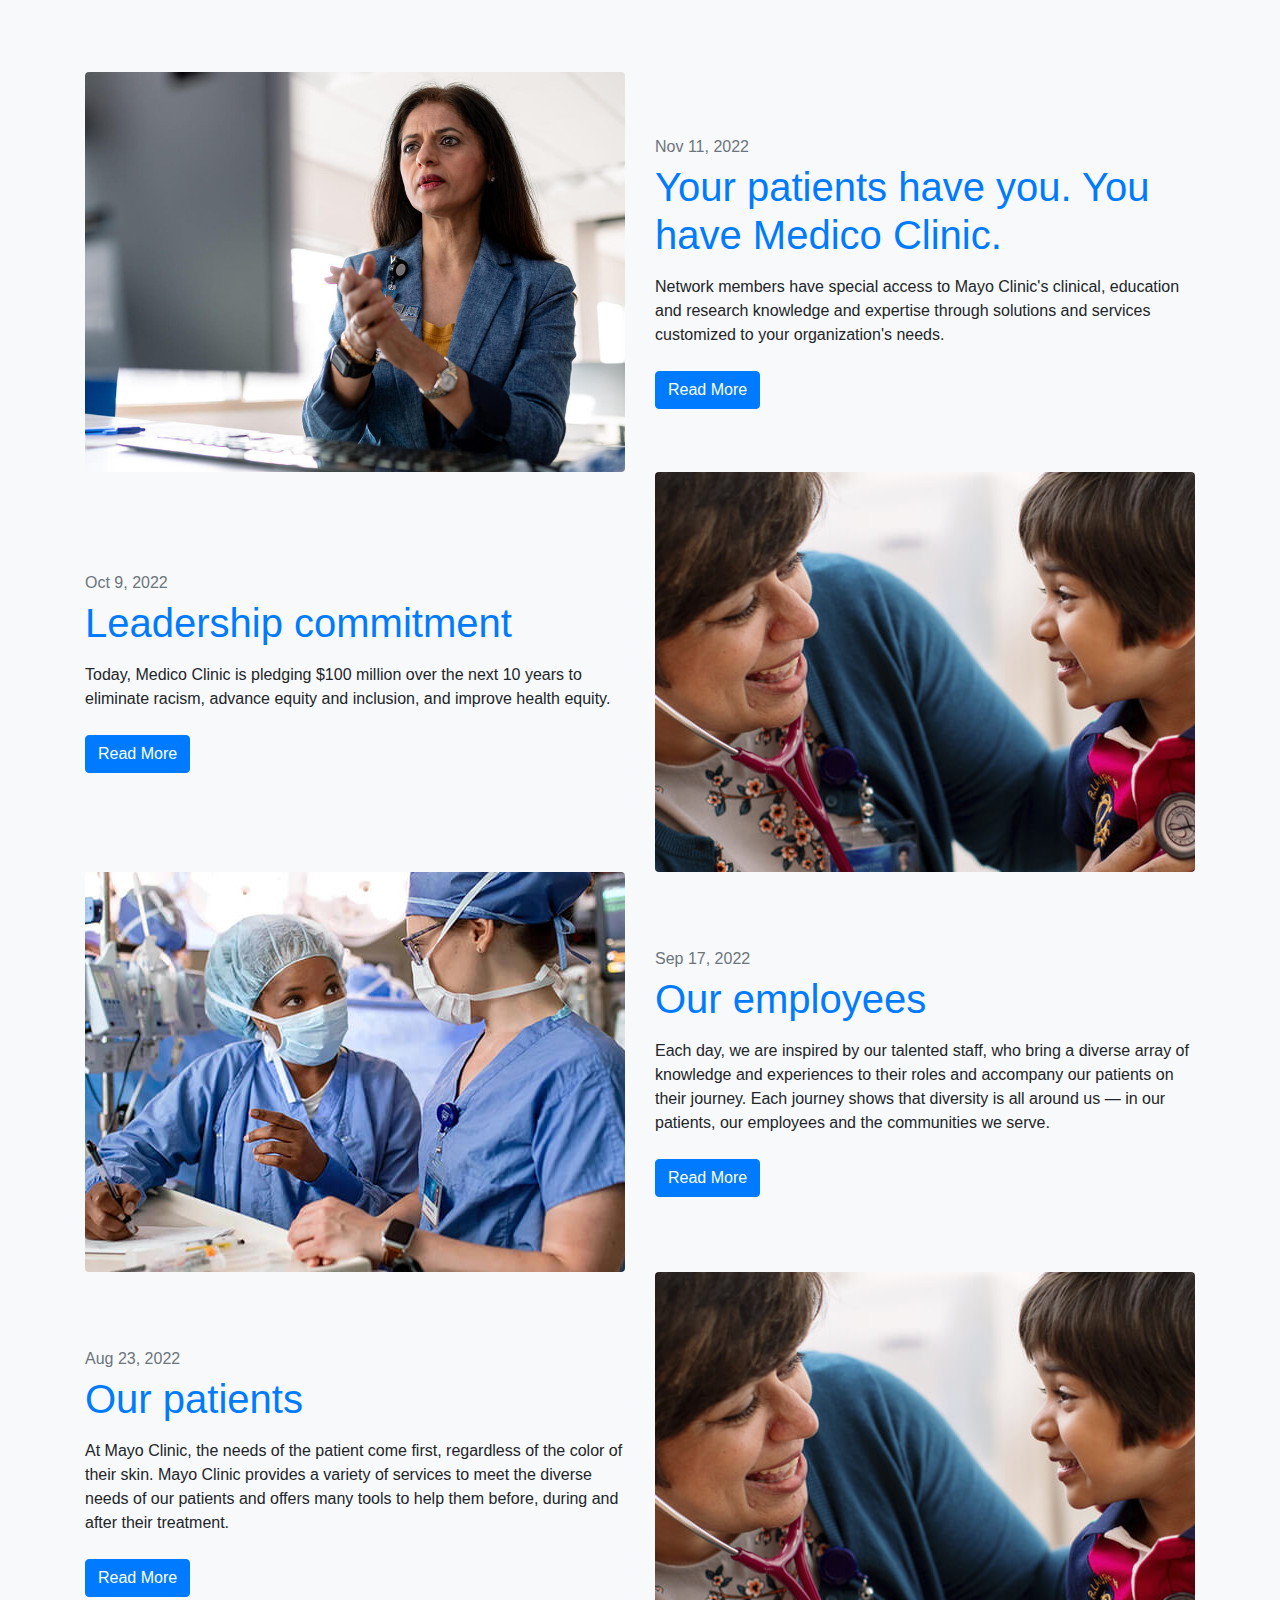
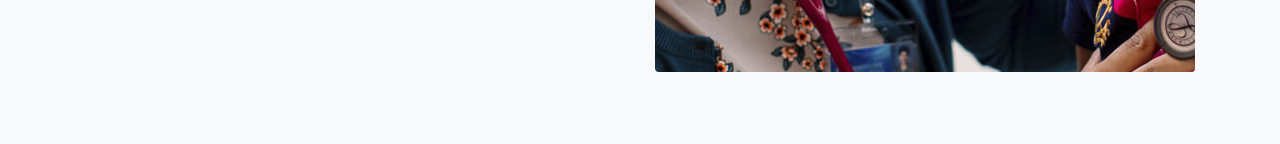
<file: About.html>
<!DOCTYPE html>
<html lang="en">
<link href="//maxcdn.bootstrapcdn.com/bootstrap/4.1.1/css/bootstrap.min.css" rel="stylesheet" id="bootstrap-css">
<script src="//maxcdn.bootstrapcdn.com/bootstrap/4.1.1/js/bootstrap.min.js"></script>
<script src="//cdnjs.cloudflare.com/ajax/libs/jquery/3.2.1/jquery.min.js"></script>
<link href="//maxcdn.bootstrapcdn.com/bootstrap/4.1.1/css/bootstrap.min.css" rel="stylesheet" id="bootstrap-css">
<script src="//maxcdn.bootstrapcdn.com/bootstrap/4.1.1/js/bootstrap.min.js"></script>
<script src="//cdnjs.cloudflare.com/ajax/libs/jquery/3.2.1/jquery.min.js"></script>
<link rel="stylesheet" href="//cdnjs.cloudflare.com/ajax/libs/animate.css/3.7.0/animate.min.css">
<link rel="stylesheet" href="//cdnjs.cloudflare.com/ajax/libs/OwlCarousel2/2.3.4/assets/owl.carousel.min.css">
<link rel="stylesheet" href="//cdnjs.cloudflare.com/ajax/libs/OwlCarousel2/2.3.4/assets/owl.theme.default.css">
<script src="//cdnjs.cloudflare.com/ajax/libs/OwlCarousel2/2.3.4/owl.carousel.js"></script>

<!------ Include the above in your HEAD tag ---------->

<head>
    <meta charset="UTF-8">
    <meta http-equiv="X-UA-Compatible" content="IE=edge">
    <meta name="viewport" content="width=device-width, initial-scale=1.0">
    <title>Document</title>
    <link rel="stylesheet" href="StyleAb.css">
</head>

<body>



    <!-- Blog 1 - HCF Bootstrap 5 Component -->
    <section class="bg-light py-5 py-xl-6">
        <div class="container overflow-hidden">
            <div class="row gy-5">
                <div class="col-12">
                    <div class="row align-items-center gy-3 gy-md-0 gx-xl-5">
                        <div class="col-xs-12 col-md-6">
                            <div class="img-wrapper position-relative hcf-transform">
                                <a href="#!">
                                    <img class="img-fluid rounded w-100 hcf-of-cover hcf-op-center hcf-ih-250 hcf-ih-md-400"
                                        loading="lazy" src="collaborate_ICON.jpg" alt="">
                                </a>
                            </div>
                        </div>
                        <div class="col-xs-12 col-md-6">
                            <div>
                                <p class="text-secondary mb-1">Nov 11, 2022</p>
                                <h2 class="h1 mb-3"><a class="link-dark text-decoration-none" href="#!">Your patients
                                        have you. You have Medico Clinic.</a></h2>
                                <p class="mb-4">Network members have special access to Mayo Clinic's clinical, education
                                    and research knowledge and expertise through
                                    solutions and services customized to your organization's needs.</p>
                                <a class="btn btn-primary" href="#!" target="_self">Read More</a>
                            </div>
                        </div>
                    </div>
                </div>

                <div class="col-12">
                    <div class="row align-items-center flex-row-reverse gy-3 gy-md-0 gx-xl-5">
                        <div class="col-xs-12 col-md-6">
                            <div class="img-wrapper position-relative hcf-transform">
                                <a href="#!">
                                    <img class="img-fluid rounded w-100 hcf-of-cover hcf-op-center hcf-ih-250 hcf-ih-md-400"
                                        loading="lazy" src="our-patients-icon.jpg" alt="">
                                </a>
                            </div>
                        </div>
                        <div class="col-xs-12 col-md-6">
                            <div>
                                <p class="text-secondary mb-1">Oct 9, 2022</p>
                                <h2 class="h1 mb-3"><a class="link-dark text-decoration-none" href="#!">Leadership
                                        commitment</a></h2>
                                <p class="mb-4">Today, Medico Clinic is pledging $100 million over the next 10 years to
                                    eliminate racism, advance equity and inclusion,
                                    and improve health equity.</p>
                                <a class="btn btn-primary" href="#!" target="_self">Read More</a>
                            </div>
                        </div>
                    </div>
                </div>

                <div class="col-12">
                    <div class="row align-items-center gy-3 gy-md-0 gx-xl-5">
                        <div class="col-xs-12 col-md-6">
                            <div class="img-wrapper position-relative hcf-transform">
                                <a href="#!">
                                    <img class="img-fluid rounded w-100 hcf-of-cover hcf-op-center hcf-ih-250 hcf-ih-md-400"
                                        loading="lazy" src="our-students-icon.jpg" alt="">
                                </a>
                            </div>
                        </div>
                        <div class="col-xs-12 col-md-6">
                            <div>
                                <p class="text-secondary mb-1">Sep 17, 2022</p>
                                <h2 class="h1 mb-3"><a class="link-dark text-decoration-none" href="#!">Our
                                        employees</a></h2>
                                <p class="mb-4">Each day, we are inspired by our talented staff, who bring a diverse
                                    array of knowledge and experiences to their roles
                                    and accompany our patients on their journey. Each journey shows that diversity is
                                    all around us — in our patients, our
                                    employees and the communities we serve.</p>
                                <a class="btn btn-primary" href="#!" target="_self">Read More</a>
                            </div>
                        </div>
                    </div>
                </div>

                <div class="col-12">
                    <div class="row align-items-center flex-row-reverse gy-3 gy-md-0 gx-xl-5">
                        <div class="col-xs-12 col-md-6">
                            <div class="img-wrapper position-relative hcf-transform">
                                <a href="#!">
                                    <img class="img-fluid rounded w-100 hcf-of-cover hcf-op-center hcf-ih-250 hcf-ih-md-400"
                                        loading="lazy" src="our-patients-icon.jpg" alt="">
                                </a>
                            </div>
                        </div>
                        <div class="col-xs-12 col-md-6">
                            <div>
                                <p class="text-secondary mb-1">Aug 23, 2022</p>
                                <h2 class="h1 mb-3"><a class="link-dark text-decoration-none" href="#!">Our patients</a>
                                </h2>
                                <p class="mb-4">At Mayo Clinic, the needs of the patient come first, regardless of the
                                    color of their skin. Mayo Clinic provides a
                                    variety of services to meet the diverse needs of our patients and offers many tools
                                    to help them before, during and
                                    after their treatment.</p>
                                <a class="btn btn-primary" href="#!" target="_self">Read More</a>
                            </div>
                        </div>
                    </div>
                </div>
            </div>
        </div>
    </section>
</body>

</html>
</file>
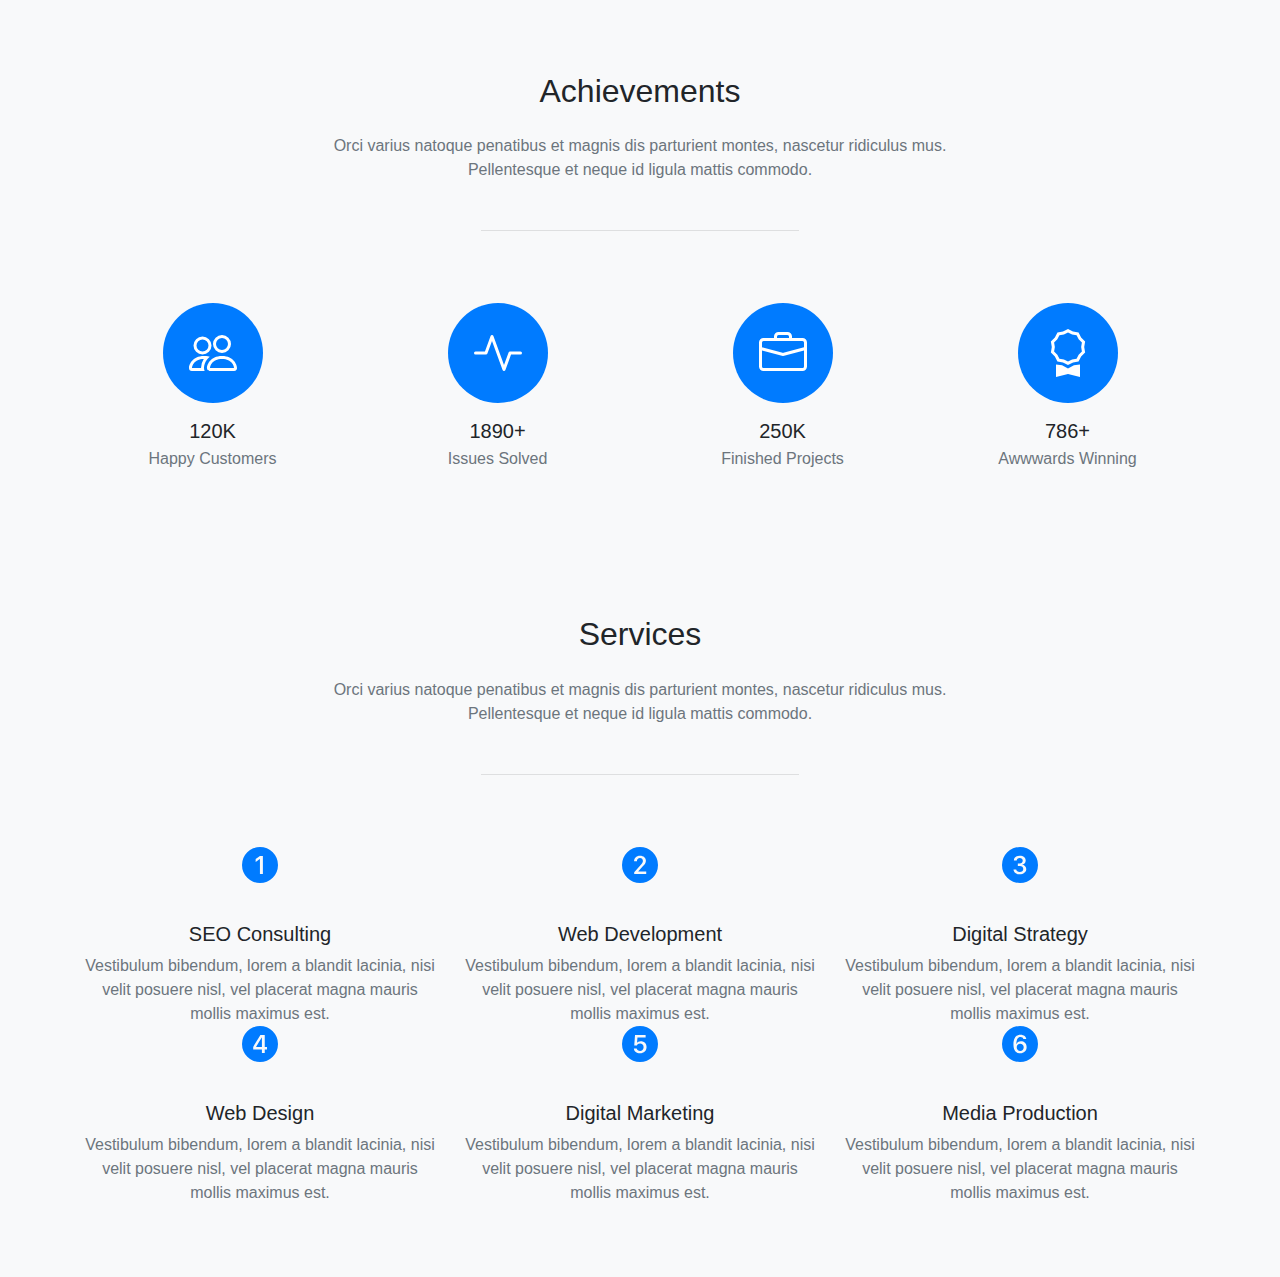
<file: Service.html>
<!DOCTYPE html>
<html lang="en">
<link href="//maxcdn.bootstrapcdn.com/bootstrap/4.1.1/css/bootstrap.min.css" rel="stylesheet" id="bootstrap-css">
<script src="//maxcdn.bootstrapcdn.com/bootstrap/4.1.1/js/bootstrap.min.js"></script>
<script src="//cdnjs.cloudflare.com/ajax/libs/jquery/3.2.1/jquery.min.js"></script>
<!------ Include the above in your HEAD tag ---------->

<head>
    <meta charset="UTF-8">
    <meta http-equiv="X-UA-Compatible" content="IE=edge">
    <meta name="viewport" content="width=device-width, initial-scale=1.0">
    <title>Document</title>
    <link rel="stylesheet" href="styleS.css">
</head>

<body>
    <!-- Achievement 1 - HCF Bootstrap 5 Component -->
    <section class="bg-light py-5 py-xl-6">
        <div class="container mb-5 mb-md-6">
            <div class="row justify-content-md-center">
                <div class="col-12 col-md-10 col-lg-8 col-xl-7 col-xxl-6 text-center">
                    <h2 class="mb-4 display-5">Achievements</h2>
                    <p class="text-secondary mb-4 mb-md-5">Orci varius natoque penatibus et magnis dis parturient
                        montes,
                        nascetur ridiculus mus. Pellentesque et neque id ligula mattis commodo.</p>
                    <hr class="w-50 mx-auto mb-0 text-secondary">
                </div>
            </div>
        </div>

        <div class="container overflow-hidden">
            <div class="row gy-5 gy-md-6 gy-lg-0">
                <div class="col-6 col-lg-3">
                    <div class="text-center">
                        <div
                            class="d-flex align-items-center justify-content-center bg-primary rounded-circle w-100px h-100px mb-3 mx-auto">
                            <svg xmlns="http://www.w3.org/2000/svg" width="48" height="48" fill="currentColor"
                                class="bi bi-people text-white" viewBox="0 0 16 16">
                                <path
                                    d="M15 14s1 0 1-1-1-4-5-4-5 3-5 4 1 1 1 1h8zm-7.978-1A.261.261 0 0 1 7 12.996c.001-.264.167-1.03.76-1.72C8.312 10.629 9.282 10 11 10c1.717 0 2.687.63 3.24 1.276.593.69.758 1.457.76 1.72l-.008.002a.274.274 0 0 1-.014.002H7.022zM11 7a2 2 0 1 0 0-4 2 2 0 0 0 0 4zm3-2a3 3 0 1 1-6 0 3 3 0 0 1 6 0zM6.936 9.28a5.88 5.88 0 0 0-1.23-.247A7.35 7.35 0 0 0 5 9c-4 0-5 3-5 4 0 .667.333 1 1 1h4.216A2.238 2.238 0 0 1 5 13c0-1.01.377-2.042 1.09-2.904.243-.294.526-.569.846-.816zM4.92 10A5.493 5.493 0 0 0 4 13H1c0-.26.164-1.03.76-1.724.545-.636 1.492-1.256 3.16-1.275zM1.5 5.5a3 3 0 1 1 6 0 3 3 0 0 1-6 0zm3-2a2 2 0 1 0 0 4 2 2 0 0 0 0-4z" />
                            </svg>
                        </div>
                        <h5 class="display-6 fw-bold m-1">120K</h5>
                        <p class="text-secondary m-0">Happy Customers</p>
                    </div>
                </div>
                <div class="col-6 col-lg-3">
                    <div class="text-center">
                        <div
                            class="d-flex align-items-center justify-content-center bg-primary rounded-circle w-100px h-100px mb-3 mx-auto">
                            <svg xmlns="http://www.w3.org/2000/svg" width="48" height="48" fill="currentColor"
                                class="bi bi-activity text-white" viewBox="0 0 16 16">
                                <path fill-rule="evenodd"
                                    d="M6 2a.5.5 0 0 1 .47.33L10 12.036l1.53-4.208A.5.5 0 0 1 12 7.5h3.5a.5.5 0 0 1 0 1h-3.15l-1.88 5.17a.5.5 0 0 1-.94 0L6 3.964 4.47 8.171A.5.5 0 0 1 4 8.5H.5a.5.5 0 0 1 0-1h3.15l1.88-5.17A.5.5 0 0 1 6 2Z" />
                            </svg>
                        </div>
                        <h5 class="display-6 fw-bold m-1">1890+</h5>
                        <p class="text-secondary m-0">Issues Solved</p>
                    </div>
                </div>
                <div class="col-6 col-lg-3">
                    <div class="text-center">
                        <div
                            class="d-flex align-items-center justify-content-center bg-primary rounded-circle w-100px h-100px mb-3 mx-auto">
                            <svg xmlns="http://www.w3.org/2000/svg" width="48" height="48" fill="currentColor"
                                class="bi bi-briefcase text-white" viewBox="0 0 16 16">
                                <path
                                    d="M6.5 1A1.5 1.5 0 0 0 5 2.5V3H1.5A1.5 1.5 0 0 0 0 4.5v8A1.5 1.5 0 0 0 1.5 14h13a1.5 1.5 0 0 0 1.5-1.5v-8A1.5 1.5 0 0 0 14.5 3H11v-.5A1.5 1.5 0 0 0 9.5 1h-3zm0 1h3a.5.5 0 0 1 .5.5V3H6v-.5a.5.5 0 0 1 .5-.5zm1.886 6.914L15 7.151V12.5a.5.5 0 0 1-.5.5h-13a.5.5 0 0 1-.5-.5V7.15l6.614 1.764a1.5 1.5 0 0 0 .772 0zM1.5 4h13a.5.5 0 0 1 .5.5v1.616L8.129 7.948a.5.5 0 0 1-.258 0L1 6.116V4.5a.5.5 0 0 1 .5-.5z" />
                            </svg>
                        </div>
                        <h5 class="display-6 fw-bold m-1">250K</h5>
                        <p class="text-secondary m-0">Finished Projects</p>
                    </div>
                </div>
                <div class="col-6 col-lg-3">
                    <div class="text-center">
                        <div
                            class="d-flex align-items-center justify-content-center bg-primary rounded-circle w-100px h-100px mb-3 mx-auto">
                            <svg xmlns="http://www.w3.org/2000/svg" width="48" height="48" fill="currentColor"
                                class="bi bi-award text-white" viewBox="0 0 16 16">
                                <path
                                    d="M9.669.864 8 0 6.331.864l-1.858.282-.842 1.68-1.337 1.32L2.6 6l-.306 1.854 1.337 1.32.842 1.68 1.858.282L8 12l1.669-.864 1.858-.282.842-1.68 1.337-1.32L13.4 6l.306-1.854-1.337-1.32-.842-1.68L9.669.864zm1.196 1.193.684 1.365 1.086 1.072L12.387 6l.248 1.506-1.086 1.072-.684 1.365-1.51.229L8 10.874l-1.355-.702-1.51-.229-.684-1.365-1.086-1.072L3.614 6l-.25-1.506 1.087-1.072.684-1.365 1.51-.229L8 1.126l1.356.702 1.509.229z" />
                                <path d="M4 11.794V16l4-1 4 1v-4.206l-2.018.306L8 13.126 6.018 12.1 4 11.794z" />
                            </svg>
                        </div>
                        <h5 class="display-6 fw-bold m-1">786+</h5>
                        <p class="text-secondary m-0">Awwwards Winning</p>
                    </div>
                </div>
            </div>
        </div>
    </section>
    <!-- Service 1 - HCF Bootstrap 5 Component -->
    <section class="bg-light py-5 py-xl-6">
        <div class="container mb-5 mb-md-6">
            <div class="row justify-content-md-center">
                <div class="col-12 col-md-10 col-lg-8 col-xl-7 col-xxl-6 text-center">
                    <h2 class="mb-4 display-5">Services</h2>
                    <p class="text-secondary mb-4 mb-md-5">Orci varius natoque penatibus et magnis dis parturient
                        montes,
                        nascetur ridiculus mus. Pellentesque et neque id ligula mattis commodo.</p>
                    <hr class="w-50 mx-auto mb-0 text-secondary">
                </div>
            </div>
        </div>

        <div class="container overflow-hidden">
            <div class="row gy-5 gy-md-6 gx-xl-6">
                <div class="col-12 col-sm-6 col-lg-4">
                    <div class="text-center">
                        <svg xmlns="http://www.w3.org/2000/svg" width="36" height="36" fill="currentColor"
                            class="bi bi-1-circle-fill text-primary mb-4" viewBox="0 0 16 16">
                            <path fill-rule="evenodd"
                                d="M16 8A8 8 0 1 1 0 8a8 8 0 0 1 16 0ZM9.283 4.002V12H7.971V5.338h-.065L6.072 6.656V5.385l1.899-1.383h1.312Z" />
                        </svg>
                        <h5 class="m-2">SEO Consulting</h5>
                        <p class="m-0 text-secondary">Vestibulum bibendum, lorem a blandit lacinia, nisi velit posuere
                            nisl,
                            vel placerat magna mauris mollis maximus est.</p>
                    </div>
                </div>
                <div class="col-12 col-sm-6 col-lg-4">
                    <div class="text-center">
                        <svg xmlns="http://www.w3.org/2000/svg" width="36" height="36" fill="currentColor"
                            class="bi bi-2-circle-fill text-primary mb-4" viewBox="0 0 16 16">
                            <path
                                d="M16 8A8 8 0 1 1 0 8a8 8 0 0 1 16 0ZM6.646 6.24c0-.691.493-1.306 1.336-1.306.756 0 1.313.492 1.313 1.236 0 .697-.469 1.23-.902 1.705l-2.971 3.293V12h5.344v-1.107H7.268v-.077l1.974-2.22.096-.107c.688-.763 1.287-1.428 1.287-2.43 0-1.266-1.031-2.215-2.613-2.215-1.758 0-2.637 1.19-2.637 2.402v.065h1.271v-.07Z" />
                        </svg>
                        <h5 class="m-2">Web Development</h5>
                        <p class="m-0 text-secondary">Vestibulum bibendum, lorem a blandit lacinia, nisi velit posuere
                            nisl,
                            vel placerat magna mauris mollis maximus est.</p>
                    </div>
                </div>
                <div class="col-12 col-sm-6 col-lg-4">
                    <div class="text-center">
                        <svg xmlns="http://www.w3.org/2000/svg" width="36" height="36" fill="currentColor"
                            class="bi bi-3-circle-fill text-primary mb-4" viewBox="0 0 16 16">
                            <path
                                d="M16 8A8 8 0 1 1 0 8a8 8 0 0 1 16 0Zm-8.082.414c.92 0 1.535.54 1.541 1.318.012.791-.615 1.36-1.588 1.354-.861-.006-1.482-.469-1.54-1.066H5.104c.047 1.177 1.05 2.144 2.754 2.144 1.653 0 2.954-.937 2.93-2.396-.023-1.278-1.031-1.846-1.734-1.916v-.07c.597-.1 1.505-.739 1.482-1.876-.03-1.177-1.043-2.074-2.637-2.062-1.675.006-2.59.984-2.625 2.12h1.248c.036-.556.557-1.054 1.348-1.054.785 0 1.348.486 1.348 1.195.006.715-.563 1.237-1.342 1.237h-.838v1.072h.879Z" />
                        </svg>
                        <h5 class="m-2">Digital Strategy</h5>
                        <p class="m-0 text-secondary">Vestibulum bibendum, lorem a blandit lacinia, nisi velit posuere
                            nisl,
                            vel placerat magna mauris mollis maximus est.</p>
                    </div>
                </div>
                <div class="col-12 col-sm-6 col-lg-4">
                    <div class="text-center">
                        <svg xmlns="http://www.w3.org/2000/svg" width="36" height="36" fill="currentColor"
                            class="bi bi-4-circle-fill text-primary mb-4" viewBox="0 0 16 16">
                            <path
                                d="M16 8A8 8 0 1 1 0 8a8 8 0 0 1 16 0ZM7.519 5.057c-.886 1.418-1.772 2.838-2.542 4.265v1.12H8.85V12h1.26v-1.559h1.007V9.334H10.11V4.002H8.176c-.218.352-.438.703-.657 1.055ZM6.225 9.281v.053H8.85V5.063h-.065c-.867 1.33-1.787 2.806-2.56 4.218Z" />
                        </svg>
                        <h5 class="m-2">Web Design</h5>
                        <p class="m-0 text-secondary">Vestibulum bibendum, lorem a blandit lacinia, nisi velit posuere
                            nisl,
                            vel placerat magna mauris mollis maximus est.</p>
                    </div>
                </div>
                <div class="col-12 col-sm-6 col-lg-4">
                    <div class="text-center">
                        <svg xmlns="http://www.w3.org/2000/svg" width="36" height="36" fill="currentColor"
                            class="bi bi-5-circle-fill text-primary mb-4" viewBox="0 0 16 16">
                            <path
                                d="M16 8A8 8 0 1 1 0 8a8 8 0 0 1 16 0Zm-8.006 4.158c1.74 0 2.924-1.119 2.924-2.806 0-1.641-1.178-2.584-2.56-2.584-.897 0-1.442.421-1.612.68h-.064l.193-2.344h3.621V4.002H5.791L5.445 8.63h1.149c.193-.358.668-.809 1.435-.809.85 0 1.582.604 1.582 1.57 0 1.085-.779 1.682-1.57 1.682-.697 0-1.389-.31-1.53-1.031H5.276c.065 1.213 1.149 2.115 2.72 2.115Z" />
                        </svg>
                        <h5 class="m-2">Digital Marketing</h5>
                        <p class="m-0 text-secondary">Vestibulum bibendum, lorem a blandit lacinia, nisi velit posuere
                            nisl,
                            vel placerat magna mauris mollis maximus est.</p>
                    </div>
                </div>
                <div class="col-12 col-sm-6 col-lg-4">
                    <div class="text-center">
                        <svg xmlns="http://www.w3.org/2000/svg" width="36" height="36" fill="currentColor"
                            class="bi bi-6-circle-fill text-primary mb-4" viewBox="0 0 16 16">
                            <path
                                d="M16 8A8 8 0 1 1 0 8a8 8 0 0 1 16 0ZM8.21 3.855c-1.868 0-3.116 1.395-3.116 4.407 0 1.183.228 2.039.597 2.642.569.926 1.477 1.254 2.409 1.254 1.629 0 2.847-1.013 2.847-2.783 0-1.676-1.254-2.555-2.508-2.555-1.125 0-1.752.61-1.98 1.155h-.082c-.012-1.946.727-3.036 1.805-3.036.802 0 1.213.457 1.312.815h1.29c-.06-.908-.962-1.899-2.573-1.899Zm-.099 4.008c-.92 0-1.564.65-1.564 1.576 0 1.032.703 1.635 1.558 1.635.868 0 1.553-.533 1.553-1.629 0-1.06-.744-1.582-1.547-1.582Z" />
                        </svg>
                        <h5 class="m-2">Media Production</h5>
                        <p class="m-0 text-secondary">Vestibulum bibendum, lorem a blandit lacinia, nisi velit posuere
                            nisl,
                            vel placerat magna mauris mollis maximus est.</p>
                    </div>
                </div>
            </div>
        </div>
    </section>
</body>

</html>
</file>
<file: StyleAb.css>
g-6,
.gx-6 {
    --bs-gutter-x: 4.5rem;
}

.g-6,
.gy-6 {
    --bs-gutter-y: 4.5rem;
}

@media (min-width: 576px) {

    .g-sm-6,
    .gx-sm-6 {
        --bs-gutter-x: 4.5rem;
    }

    .g-sm-6,
    .gy-sm-6 {
        --bs-gutter-y: 4.5rem;
    }
}

@media (min-width: 768px) {

    .g-md-6,
    .gx-md-6 {
        --bs-gutter-x: 4.5rem;
    }

    .g-md-6,
    .gy-md-6 {
        --bs-gutter-y: 4.5rem;
    }
}

@media (min-width: 992px) {

    .g-lg-6,
    .gx-lg-6 {
        --bs-gutter-x: 4.5rem;
    }

    .g-lg-6,
    .gy-lg-6 {
        --bs-gutter-y: 4.5rem;
    }
}

@media (min-width: 1200px) {

    .g-xl-6,
    .gx-xl-6 {
        --bs-gutter-x: 4.5rem;
    }

    .g-xl-6,
    .gy-xl-6 {
        --bs-gutter-y: 4.5rem;
    }
}

@media (min-width: 1400px) {

    .g-xxl-6,
    .gx-xxl-6 {
        --bs-gutter-x: 4.5rem;
    }

    .g-xxl-6,
    .gy-xxl-6 {
        --bs-gutter-y: 4.5rem;
    }
}

.mb-6 {
    margin-bottom: 4.5rem !important;
}

.py-6 {
    padding-top: 4.5rem !important;
    padding-bottom: 4.5rem !important;
}

.top-5px {
    top: 5px !important;
}

.top-10px {
    top: 10px !important;
}

.bottom-5px {
    bottom: 5px !important;
}

.bottom-10px {
    bottom: 10px !important;
}

.start-5px {
    left: 5px !important;
}

.start-10px {
    left: 10px !important;
}

.end-5px {
    right: 5px !important;
}

.end-10px {
    right: 10px !important;
}

.hcf-of-cover {
    object-fit: cover !important;
}

.hcf-op-center {
    object-position: center !important;
}

.hcf-ih-250 {
    height: 250px !important;
}

.hcf-ih-400 {
    height: 400px !important;
}

@media (min-width: 576px) {
    .mb-sm-6 {
        margin-bottom: 4.5rem !important;
    }

    .py-sm-6 {
        padding-top: 4.5rem !important;
        padding-bottom: 4.5rem !important;
    }

    .hcf-ih-sm-250 {
        height: 250px !important;
    }

    .hcf-ih-sm-400 {
        height: 400px !important;
    }
}

@media (min-width: 768px) {
    .mb-md-6 {
        margin-bottom: 4.5rem !important;
    }

    .py-md-6 {
        padding-top: 4.5rem !important;
        padding-bottom: 4.5rem !important;
    }

    .hcf-ih-md-250 {
        height: 250px !important;
    }

    .hcf-ih-md-400 {
        height: 400px !important;
    }
}

@media (min-width: 992px) {
    .mb-lg-6 {
        margin-bottom: 4.5rem !important;
    }

    .py-lg-6 {
        padding-top: 4.5rem !important;
        padding-bottom: 4.5rem !important;
    }

    .hcf-ih-lg-250 {
        height: 250px !important;
    }

    .hcf-ih-lg-400 {
        height: 400px !important;
    }
}

@media (min-width: 1200px) {
    .mb-xl-6 {
        margin-bottom: 4.5rem !important;
    }

    .py-xl-6 {
        padding-top: 4.5rem !important;
        padding-bottom: 4.5rem !important;
    }

    .hcf-ih-xl-250 {
        height: 250px !important;
    }

    .hcf-ih-xl-400 {
        height: 400px !important;
    }
}

@media (min-width: 1400px) {
    .mb-xxl-6 {
        margin-bottom: 4.5rem !important;
    }

    .py-xxl-6 {
        padding-top: 4.5rem !important;
        padding-bottom: 4.5rem !important;
    }

    .hcf-ih-xxl-250 {
        height: 250px !important;
    }

    .hcf-ih-xxl-400 {
        height: 400px !important;
    }
}

.hcf-transform {
    transform: scale3d(1, 1, 1);
    transform-style: preserve-3d;
    transition: all 0.5s;
}

.hcf-transform:hover {
    transform: scale3d(1.02, 1.02, 1.02);
}

header .item {
    height: 100vh;
    position: relative;
}

header .item img {
    width: 100%;
    height: 100%;
    object-fit: cover;
}

header .item .cover {
    padding: 75px 0;
    position: absolute;
    width: 100%;
    height: 100%;
    top: 0;
    left: 0;
    background: rgba(0, 0, 0, 0.6);
    display: flex;
    align-items: center;
}

header .item .cover .header-content {
    position: relative;
    padding: 56px;
    overflow: hidden;
}

header .item .cover .header-content .line {
    content: "";
    display: inline-block;
    width: 100%;
    height: 100%;
    left: 0;
    top: 0;
    position: absolute;
    border: 9px solid #fff;
    -webkit-clip-path: polygon(0 0, 60% 0, 36% 100%, 0 100%);
    clip-path: polygon(0 0, 60% 0, 36% 100%, 0 100%);
}

header .item .cover .header-content h2 {
    font-weight: 300;
    font-size: 35px;
    color: #fff;
}

header .item .cover .header-content h1 {
    font-size: 56px;
    font-weight: 600;
    margin: 5px 0 20px;
    word-spacing: 3px;
    color: #fff;
}

header .item .cover .header-content h4 {
    font-size: 24px;
    font-weight: 300;
    line-height: 36px;
    color: #fff;
}

header .owl-item.active h1 {
    -webkit-animation-duration: 1s;
    animation-duration: 1s;
    -webkit-animation-fill-mode: both;
    animation-fill-mode: both;
    animation-name: fadeInDown;
    animation-delay: 0.3s;
}

header .owl-item.active h2 {
    -webkit-animation-duration: 1s;
    animation-duration: 1s;
    -webkit-animation-fill-mode: both;
    animation-fill-mode: both;
    animation-name: fadeInDown;
    animation-delay: 0.3s;
}

header .owl-item.active h4 {
    -webkit-animation-duration: 1s;
    animation-duration: 1s;
    -webkit-animation-fill-mode: both;
    animation-fill-mode: both;
    animation-name: fadeInUp;
    animation-delay: 0.3s;
}

header .owl-item.active .line {
    -webkit-animation-duration: 1s;
    animation-duration: 1s;
    -webkit-animation-fill-mode: both;
    animation-fill-mode: both;
    animation-name: fadeInLeft;
    animation-delay: 0.3s;
}

header .owl-nav .owl-prev {
    position: absolute;
    left: 15px;
    top: 43%;
    opacity: 0;
    -webkit-transition: all 0.4s ease-out;
    transition: all 0.4s ease-out;
    background: rgba(0, 0, 0, 0.5) !important;
    width: 40px;
    cursor: pointer;
    height: 40px;
    position: absolute;
    display: block;
    z-index: 1000;
    border-radius: 0;
}

header .owl-nav .owl-prev span {
    font-size: 1.6875rem;
    color: #fff;
}

header .owl-nav .owl-prev:focus {
    outline: 0;
}

header .owl-nav .owl-prev:hover {
    background: #000 !important;
}

header .owl-nav .owl-next {
    position: absolute;
    right: 15px;
    top: 43%;
    opacity: 0;
    -webkit-transition: all 0.4s ease-out;
    transition: all 0.4s ease-out;
    background: rgba(0, 0, 0, 0.5) !important;
    width: 40px;
    cursor: pointer;
    height: 40px;
    position: absolute;
    display: block;
    z-index: 1000;
    border-radius: 0;
}

header .owl-nav .owl-next span {
    font-size: 1.6875rem;
    color: #fff;
}

header .owl-nav .owl-next:focus {
    outline: 0;
}

header .owl-nav .owl-next:hover {
    background: #000 !important;
}

header:hover .owl-prev {
    left: 0px;
    opacity: 1;
}

header:hover .owl-next {
    right: 0px;
    opacity: 1;
}
</file>
<file: styleS.css>
.g-6,
.gx-6 {
    --bs-gutter-x: 4.5rem;
}

.g-6,
.gy-6 {
    --bs-gutter-y: 4.5rem;
}

@media (min-width: 576px) {

    .g-sm-6,
    .gx-sm-6 {
        --bs-gutter-x: 4.5rem;
    }

    .g-sm-6,
    .gy-sm-6 {
        --bs-gutter-y: 4.5rem;
    }
}

@media (min-width: 768px) {

    .g-md-6,
    .gx-md-6 {
        --bs-gutter-x: 4.5rem;
    }

    .g-md-6,
    .gy-md-6 {
        --bs-gutter-y: 4.5rem;
    }
}

@media (min-width: 992px) {

    .g-lg-6,
    .gx-lg-6 {
        --bs-gutter-x: 4.5rem;
    }

    .g-lg-6,
    .gy-lg-6 {
        --bs-gutter-y: 4.5rem;
    }
}

@media (min-width: 1200px) {

    .g-xl-6,
    .gx-xl-6 {
        --bs-gutter-x: 4.5rem;
    }

    .g-xl-6,
    .gy-xl-6 {
        --bs-gutter-y: 4.5rem;
    }
}

@media (min-width: 1400px) {

    .g-xxl-6,
    .gx-xxl-6 {
        --bs-gutter-x: 4.5rem;
    }

    .g-xxl-6,
    .gy-xxl-6 {
        --bs-gutter-y: 4.5rem;
    }
}

.mb-6 {
    margin-bottom: 4.5rem !important;
}

.py-6 {
    padding-top: 4.5rem !important;
    padding-bottom: 4.5rem !important;
}

@media (min-width: 576px) {
    .mb-sm-6 {
        margin-bottom: 4.5rem !important;
    }

    .py-sm-6 {
        padding-top: 4.5rem !important;
        padding-bottom: 4.5rem !important;
    }
}

@media (min-width: 768px) {
    .mb-md-6 {
        margin-bottom: 4.5rem !important;
    }

    .py-md-6 {
        padding-top: 4.5rem !important;
        padding-bottom: 4.5rem !important;
    }
}

@media (min-width: 992px) {
    .mb-lg-6 {
        margin-bottom: 4.5rem !important;
    }

    .py-lg-6 {
        padding-top: 4.5rem !important;
        padding-bottom: 4.5rem !important;
    }
}

@media (min-width: 1200px) {
    .mb-xl-6 {
        margin-bottom: 4.5rem !important;
    }

    .py-xl-6 {
        padding-top: 4.5rem !important;
        padding-bottom: 4.5rem !important;
    }
}

@media (min-width: 1400px) {
    .mb-xxl-6 {
        margin-bottom: 4.5rem !important;
    }

    .py-xxl-6 {
        padding-top: 4.5rem !important;
        padding-bottom: 4.5rem !important;
    }
}

.g-6,
.gx-6 {
    --bs-gutter-x: 4.5rem;
}

.g-6,
.gy-6 {
    --bs-gutter-y: 4.5rem;
}

@media (min-width: 576px) {

    .g-sm-6,
    .gx-sm-6 {
        --bs-gutter-x: 4.5rem;
    }

    .g-sm-6,
    .gy-sm-6 {
        --bs-gutter-y: 4.5rem;
    }
}

@media (min-width: 768px) {

    .g-md-6,
    .gx-md-6 {
        --bs-gutter-x: 4.5rem;
    }

    .g-md-6,
    .gy-md-6 {
        --bs-gutter-y: 4.5rem;
    }
}

@media (min-width: 992px) {

    .g-lg-6,
    .gx-lg-6 {
        --bs-gutter-x: 4.5rem;
    }

    .g-lg-6,
    .gy-lg-6 {
        --bs-gutter-y: 4.5rem;
    }
}

@media (min-width: 1200px) {

    .g-xl-6,
    .gx-xl-6 {
        --bs-gutter-x: 4.5rem;
    }

    .g-xl-6,
    .gy-xl-6 {
        --bs-gutter-y: 4.5rem;
    }
}

@media (min-width: 1400px) {

    .g-xxl-6,
    .gx-xxl-6 {
        --bs-gutter-x: 4.5rem;
    }

    .g-xxl-6,
    .gy-xxl-6 {
        --bs-gutter-y: 4.5rem;
    }
}

.mb-6 {
    margin-bottom: 4.5rem !important;
}

.py-6 {
    padding-top: 4.5rem !important;
    padding-bottom: 4.5rem !important;
}

.w-100px {
    width: 100px !important;
}

.h-100px {
    height: 100px !important;
}

@media (min-width: 576px) {
    .mb-sm-6 {
        margin-bottom: 4.5rem !important;
    }

    .py-sm-6 {
        padding-top: 4.5rem !important;
        padding-bottom: 4.5rem !important;
    }
}

@media (min-width: 768px) {
    .mb-md-6 {
        margin-bottom: 4.5rem !important;
    }

    .py-md-6 {
        padding-top: 4.5rem !important;
        padding-bottom: 4.5rem !important;
    }
}

@media (min-width: 992px) {
    .mb-lg-6 {
        margin-bottom: 4.5rem !important;
    }

    .py-lg-6 {
        padding-top: 4.5rem !important;
        padding-bottom: 4.5rem !important;
    }
}

@media (min-width: 1200px) {
    .mb-xl-6 {
        margin-bottom: 4.5rem !important;
    }

    .py-xl-6 {
        padding-top: 4.5rem !important;
        padding-bottom: 4.5rem !important;
    }
}

@media (min-width: 1400px) {
    .mb-xxl-6 {
        margin-bottom: 4.5rem !important;
    }

    .py-xxl-6 {
        padding-top: 4.5rem !important;
        padding-bottom: 4.5rem !important;
    }
}
</file>
